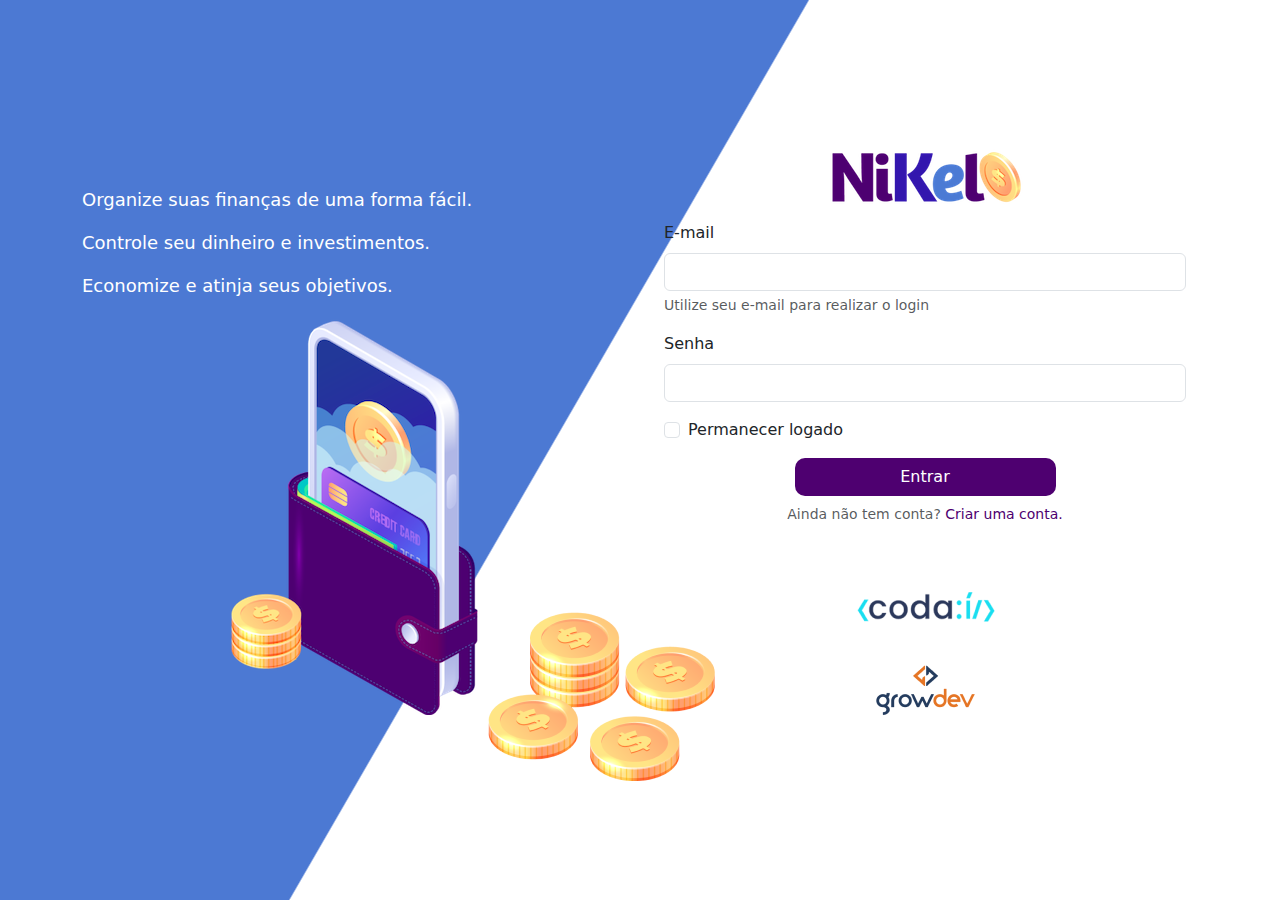
<file: index.html>
<!DOCTYPE html>
<html lang="pt-br">
<head>
    <meta charset="UTF-8">
    <meta http-equiv="X-UA-Compatible" content="IE=edge">
    <meta name="viewport" content="width=device-width, initial-scale=1.0">
    <title>Nikel</title>
    <link rel="stylesheet" href="https://cdn.jsdelivr.net/npm/bootstrap@5.2.0-beta1/dist/css/bootstrap.min.css">
    <link rel="stylesheet" href="https://cdn.jsdelivr.net/npm/bootstrap-icons@1.8.2/font/bootstrap-icons.css">
    <link href="https://cdn.jsdelivr.net/npm/bootstrap@5.2.0-beta1/dist/css/bootstrap.min.css" rel="stylesheet" integrity="sha384-0evHe/X+R7YkIZDRvuzKMRqM+OrBnVFBL6DOitfPri4tjfHxaWutUpFmBp4vmVor" crossorigin="anonymous">
    <link rel="stylesheet" href="./CSS/styles.css">
</head>
<body id="login">
    <main>
       
        <div class="container">
           
            <div class="row vh-100">
                
                <div class="col d-flex justify-content-center flex-column my-5">
                    <div class="text-login">
                        <p>Organize suas finanças de uma forma fácil.</p>
                        <p>Controle seu dinheiro e investimentos.</p>
                        <p>Economize e atinja seus objetivos.</p>
                    </div>
                    <div class="text-center">
                        <img src="./images/pocket.png" alt="image pocket" class="img-fluid">
                        <img src="./images/coins.png" alt="image coins" class="img-fluid d-none d-md-inline coins">
                    </div>
                </div>
                
                <div class="col d-flex justify-content-center flex-column my-5">
                    <div class="container">
                        <div class="row">
                            <div class="col">
                                <div class="text-center mb-3">
                                    <img src="./images/nikel-logo.png" alt="logo nikel" class="img-fluid">
                                </div>
                            </div>
                        </div>

                        <div class="row">
                            <div class="col">
                                <form id="login-form">
                                    <div class="mb-3">
                                      <label for="email-input" class="form-label">E-mail</label>
                                      <input type="email" class="form-control" id="email-input" aria-describedby="emailHelp">
                                      <div id="emailHelp" class="form-text">Utilize seu e-mail para realizar o login</div>
                                    </div>
                                    <div class="mb-3">
                                      <label for="password-input" class="form-label">Senha</label>
                                      <input type="password" class="form-control" id="password-input">
                                    </div>
                                    <div class="mb-3 form-check">
                                      <input type="checkbox" class="form-check-input" id="session-check">
                                      <label class="form-check-label" for="session-check">Permanecer logado</label>
                                    </div>
                                    <button type="submit" class="btn button-login">Entrar</button>
                                  </form>
                            </div>
                        </div>

                        <div class="row">
                            <div class="col">
                                <p class="text-center mt-2 form-text">Ainda não tem conta? <span id="link-conta" class="link-default" data-bs-toggle="modal" data-bs-target="#register-modal">Criar uma conta.</span></p>
                            </div>
                        </div>

                        <div class="row">
                            <div class="col">
                                <div class="text-center mt-5">
                                    <img src="./images/codai-logo.png" alt="" srcset="" class="img-fluid">
                                </div>
                            </div>
                        </div>

                        <div class="row">
                            <div class="col">
                                <div class="text-center">
                                    <img src="./images/growdev-logo.png" alt="" srcset="" class="img-fluid">
                                </div>
                            </div>
                        </div>
                    </div>
                </div>
            </div>
        </div>
        
  <!-- Modal -->
  <div class="modal fade" id="register-modal" tabindex="-1" aria-labelledby="exampleModalLabel" aria-hidden="true">
    <div class="modal-dialog">
      <div class="modal-content">
        <div class="modal-header">
          <h5 class="modal-title" id="exampleModalLabel">Crie sua conta.</h5>
          <button type="button" class="btn-close" data-bs-dismiss="modal" aria-label="Close"></button>
        </div>
        <form id="create-form">
            <div class="modal-body">
                <div class="mb-3">
                  <label for="email-create-input" class="form-label">E-mail</label>
                  <input type="email" class="form-control" id="email-create-input" aria-describedby="emailHelp" required>
                  <div id="emailHelp" class="form-text">Utilize seu e-mail para crias sua conta.</div>
                </div>
                <div class="mb-3">
                  <label for="password-create-input" class="form-label">Senha</label>
                  <input type="password" class="form-control" id="password-create-input" required>
                  <div id="emailHelp" class="form-text">Utilize uma senha fácil de lembrar e anote para não esquecer.</div>
                </div>               
            </div>
            <div class="modal-footer">
                <button type="button" class="btn btn-secondary button-cancel" data-bs-dismiss="modal">Cancelar</button>
                <button type="submit" class="btn btn-primary button-default">Criar conta</button>
            </div>
        </form>
      </div>
    </div>
  </div>

 


</main>

<script src="https://cdn.jsdelivr.net/npm/bootstrap@5.2.0-beta1/dist/js/bootstrap.bundle.min.js" integrity="sha384-pprn3073KE6tl6bjs2QrFaJGz5/SUsLqktiwsUTF55Jfv3qYSDhgCecCxMW52nD2" crossorigin="anonymous"></script>
<script src="./js/index.js"></script>
</body>
</html>
</file>
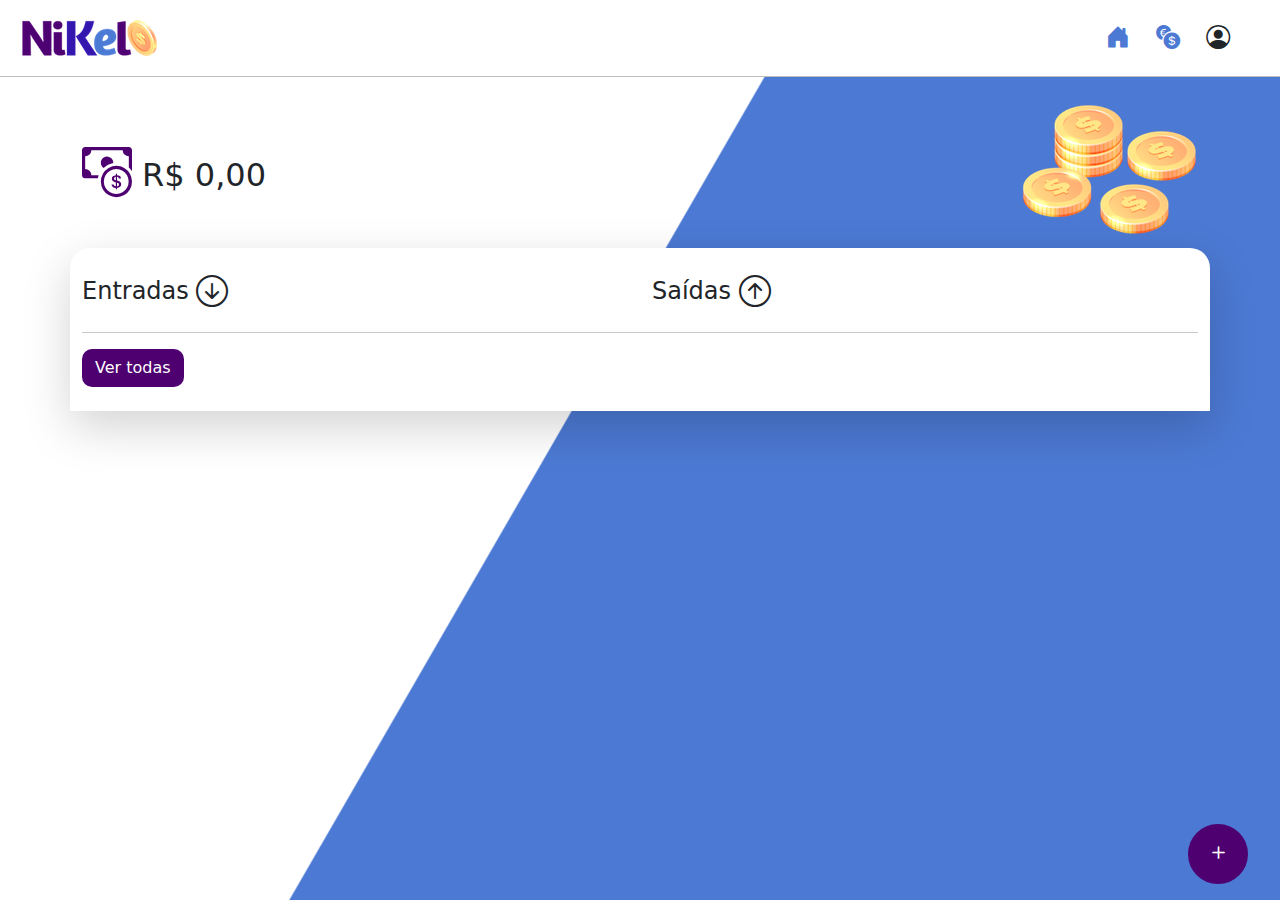
<file: home.html>
<!DOCTYPE html>
<html lang="pt-br">
<head>
    <meta charset="UTF-8">
    <meta http-equiv="X-UA-Compatible" content="IE=edge">
    <meta name="viewport" content="width=device-width, initial-scale=1.0">
    <title>Nikel - Home </title>
    <link rel="stylesheet" href="https://cdn.jsdelivr.net/npm/bootstrap@5.2.0-beta1/dist/css/bootstrap.min.css">
    <link rel="stylesheet" href="https://cdn.jsdelivr.net/npm/bootstrap-icons@1.8.2/font/bootstrap-icons.css">
    <link href="https://cdn.jsdelivr.net/npm/bootstrap@5.2.0-beta1/dist/css/bootstrap.min.css" rel="stylesheet" integrity="sha384-0evHe/X+R7YkIZDRvuzKMRqM+OrBnVFBL6DOitfPri4tjfHxaWutUpFmBp4vmVor" crossorigin="anonymous">
    <link rel="stylesheet" href="./CSS/styles.css">
</head>

<body id="app">
    
    <header>
        <nav class="navbar navbar-expand navbar-light bg-white">
            <div class="container-fluid">
              <a class="navbar-brand" href="#">
                  <img src="./images/nikel-small-logo.png" alt="" srcset="" class="img-fluid">
              </a>
              <button class="navbar-toggler" type="button" data-bs-toggle="collapse" data-bs-target="#navbarSupportedContent" aria-controls="navbarSupportedContent" aria-expanded="false" aria-label="Toggle navigation">
                <span class="navbar-toggler-icon"></span>
              </button>
              
              <div class="collapse navbar-collapse justify-content-end" id="navbarSupportedContent">
                <div class="d-flex menu">
                   <a href=home.html><button class="btn" type="button"><i class="bi bi-house-door-fill color-secondary fs-4"></i></button></a>
                   <a href=transactions.html><button class="btn" type="button"><i class="bi bi-currency-exchange color-secondary fs-4"></i></button></a>

                    <div class="dropdown">
                    <button class="btn" type="button" id="dropdownMenuButton1" data-bs-toggle="dropdown" aria-expanded="false">
                        <i class="bi bi-person-circle fs-4"></i>
                    </button>
                    <ul class="dropdown-menu logout" aria-labelledby="dropdownMenuButton1">
                      <li><button class="dropdown-item" id="button-logout">Sair</button></li>
                    </ul>
                    </div>

                 
                </div>
                
              </div>
            </div>
          </nav>

    </header>
    
    <main>
       
        <div class="container-lg">
           
            <div class="row">                
                <div class="col d-flex mt-4 justify-content-start align-items-center">
                    <i class="bi bi-cash-coin color-primary icon-detail"></i>
                    <span class="fs-2" id="total">R$ 0,00</span>
                </div>
                
                <div class="col d-flex mt-4 justify-content-end">
                    <div class="text-center">
                        <img src="./images/coins-small.png" alt="" srcset="" class="img-fluid">
                    </div>
                </div>
            </div>
            <div class="row">
                <div class="col-12 shadow-lg info">
                    <div class="container">
                        <div class="row">
                            <div class="col-6">
                               <span class="fs-4">Entradas <i class="bi bi-arrow-down-circle fs-2 align-middle"></i></span> 
                            </div>
                            <div class="col-6">
                                <span class="fs-4">Saídas <i class="bi bi-arrow-up-circle fs-2 align-middle"></i></span>
                            </div>
                            <div class="col-12">
                                <hr>
                            </div>                    
                        </div>
                        <div class="row">
                           
                            <div class="col-6">
                                <div class="container p-0" id="cash-in-list">
                                    
                                </div>
                            </div>
                           
                            <div class="col-6">
                                <div class="container p-0" id="cash-out-list">
                                   
                                </div>
                            </div>
                            <div class="col-12 mb-4">
                                <button type="button" class="btn button-default" id="transactions-button">Ver todas </button>
                            </div>

                        </div>
                    </div>
                </div>
            </div> 
            <button class="btn button-float" data-bs-toggle="modal" data-bs-target="#transaction-modal">
                <i class="bi bi-plus"></i>
            </button>                     
        </div>

        <!-- Modal -->
  <div class="modal fade" id="transaction-modal" tabindex="-1" aria-labelledby="exampleModalLabel" aria-hidden="true">
    <div class="modal-dialog">
      <div class="modal-content">
        <div class="modal-header">
          <h5 class="modal-title" id="exampleModalLabel">Adicionar Lançamento</h5>
          <button type="button" class="btn-close" data-bs-dismiss="modal" aria-label="Close"></button>
        </div>
        <form id="transaction-form">
            <div class="modal-body">
                <div class="mb-3">
                  <label for="value-input" class="form-label">Valor</label>
                  <input type="number" step="any" class="form-control" id="value-input" aria-describedby="emailHelp" required>
                </div>
                <div class="mb-3">
                  <label for="description-input" class="form-label">Descrição</label>
                  <input type="text" class="form-control" id="description-input" required>
                </div> 
                <div class="mb-3">
                    <label for="date-input" class="form-label">Data</label>
                    <input type="date" class="form-control" id="date-input" required>
                  </div> 
                <div class="mb-3">
                    <div class="form-check form-check-inline">
                        <input class="form-check-input" type="radio" name="type-input" id="inlineRadioOptions" value="1" checked>
                        <label class="form-check-label" for="inlineRadio1">Entrada</label>
                      </div>
                      <div class="form-check form-check-inline">
                        <input class="form-check-input" type="radio" name="type-input" id="inlineRadioOptions" value="2">
                        <label class="form-check-label" for="inlineRadio2">Saída</label>
                      </div>                      
                </div>              
            </div>
            <div class="modal-footer">
                <button type="button" class="btn btn-secondary button-cancel" data-bs-dismiss="modal">Cancelar</button>
                <button type="submit" class="btn btn-primary button-default">Adicionar</button>
            </div>
        </form>
      </div>
    </div>
  </div>
    </main>

    
<script src="https://cdn.jsdelivr.net/npm/bootstrap@5.2.0-beta1/dist/js/bootstrap.bundle.min.js" integrity="sha384-pprn3073KE6tl6bjs2QrFaJGz5/SUsLqktiwsUTF55Jfv3qYSDhgCecCxMW52nD2" crossorigin="anonymous"></script>
<script src="./js/home.js"></script>
</body>
</html>
</file>
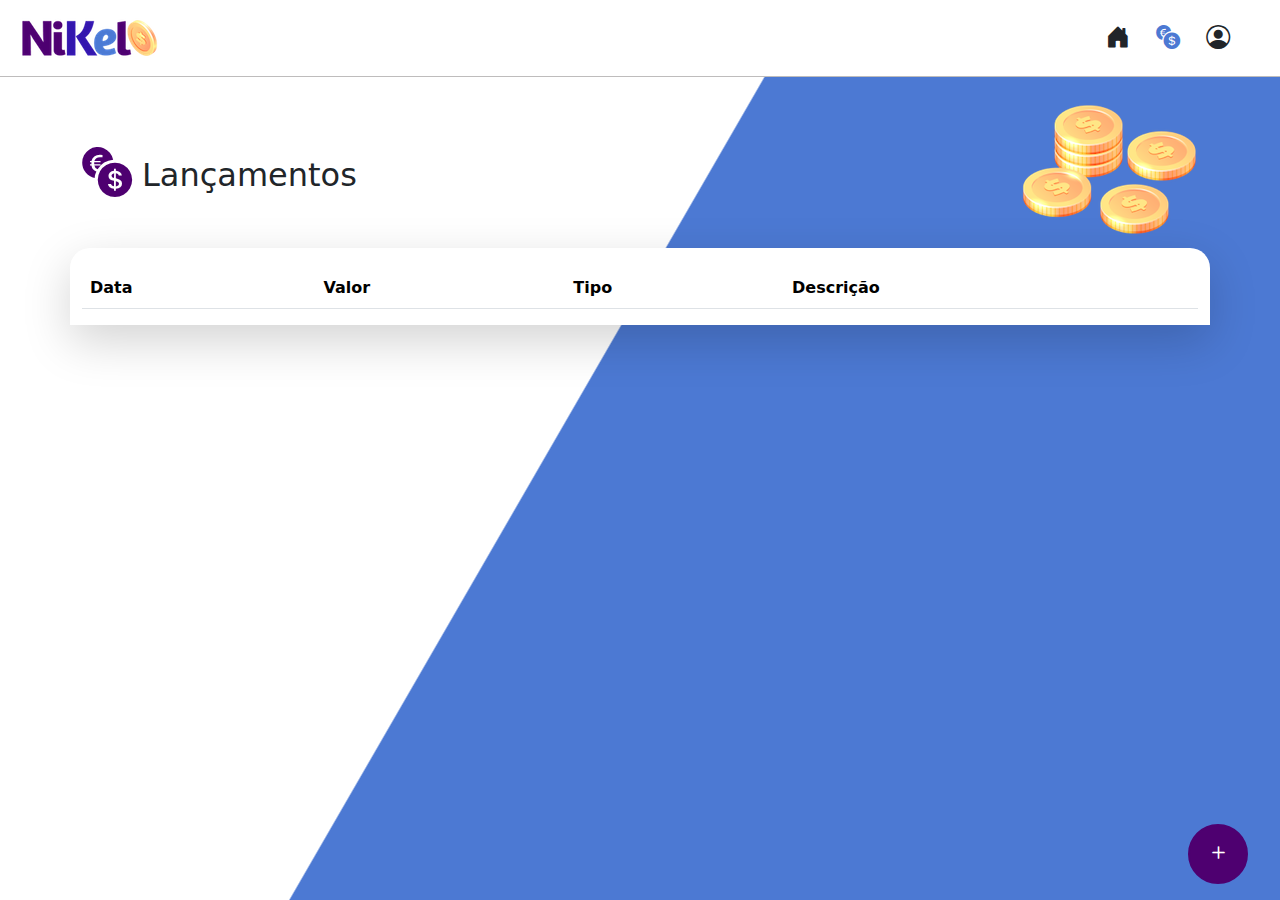
<file: transactions.html>
<!DOCTYPE html>
<html lang="pt-br">
<head>
    <meta charset="UTF-8">
    <meta http-equiv="X-UA-Compatible" content="IE=edge">
    <meta name="viewport" content="width=device-width, initial-scale=1.0">
    <title>Nikel - Lançamentos </title>
    <link rel="stylesheet" href="https://cdn.jsdelivr.net/npm/bootstrap@5.2.0-beta1/dist/css/bootstrap.min.css">
    <link rel="stylesheet" href="https://cdn.jsdelivr.net/npm/bootstrap-icons@1.8.2/font/bootstrap-icons.css">
    <link href="https://cdn.jsdelivr.net/npm/bootstrap@5.2.0-beta1/dist/css/bootstrap.min.css" rel="stylesheet" integrity="sha384-0evHe/X+R7YkIZDRvuzKMRqM+OrBnVFBL6DOitfPri4tjfHxaWutUpFmBp4vmVor" crossorigin="anonymous">
    <link rel="stylesheet" href="./CSS/styles.css">
</head>

<body id="app">
    
    <header>
        <nav class="navbar navbar-expand navbar-light bg-white">
            <div class="container-fluid">
              <a class="navbar-brand" href="#">
                  <img src="./images/nikel-small-logo.png" alt="" srcset="" class="img-fluid">
              </a>
              <button class="navbar-toggler" type="button" data-bs-toggle="collapse" data-bs-target="#navbarSupportedContent" aria-controls="navbarSupportedContent" aria-expanded="false" aria-label="Toggle navigation">
                <span class="navbar-toggler-icon"></span>
              </button>
              
              <div class="collapse navbar-collapse justify-content-end" id="navbarSupportedContent">
                <div class="d-flex menu">
                   <a href=home.html><button class="btn" type="button"><i class="bi bi-house-door-fill fs-4"></i></button></a>
                   <a href=transactions.html><button class="btn" type="button"><i class="bi bi-currency-exchange color-secondary fs-4"></i></button></a>

                    <div class="dropdown">
                    <button class="btn" type="button" id="dropdownMenuButton1" data-bs-toggle="dropdown" aria-expanded="false">
                        <i class="bi bi-person-circle fs-4"></i>
                    </button>
                    <ul class="dropdown-menu logout" aria-labelledby="dropdownMenuButton1">
                      <li><button class="dropdown-item" id="button-logout">Sair</button></li>
                    </ul>
                    </div>

                 
                </div>
                
              </div>
            </div>
          </nav>

    </header>
    
    <main>
       
        <div class="container-lg">
           
            <div class="row">                
                <div class="col d-flex mt-4 justify-content-start align-items-center">
                    <i class="bi bi-currency-exchange color-primary icon-detail"></i>
                    <span class="fs-2">Lançamentos</span>
                </div>
                
                <div class="col d-flex mt-4 justify-content-end">
                    <div class="text-center">
                        <img src="./images/coins-small.png" alt="" srcset="" class="img-fluid">
                    </div>
                </div>
            </div>
            <div class="row">
                <div class="col-12 shadow-lg info">
                    <div class="container">
                        <div class="row">
                            <div class="col">
                                <table class="table">
                                    <thead>
                                      <tr>
                                        <th scope="col">Data</th>
                                        <th scope="col">Valor</th>
                                        <th scope="col">Tipo</th>
                                        <th scope="col">Descrição</th>
                                      </tr>
                                    </thead>
                                    <tbody id="transactions-list">
                                      
                                    </tbody>
                                  </table>
                            </div>                                     
                        </div>
                        
                    </div>
                </div>
            </div>
            
            <button class="btn button-float" data-bs-toggle="modal" data-bs-target="#transaction-modal">
                <i class="bi bi-plus"></i>
            </button>   
        
        </div>

           <!-- Modal -->
  <div class="modal fade" id="transaction-modal" tabindex="-1" aria-labelledby="exampleModalLabel" aria-hidden="true">
    <div class="modal-dialog">
      <div class="modal-content">
        <div class="modal-header">
          <h5 class="modal-title" id="exampleModalLabel">Adicionar Lançamento</h5>
          <button type="button" class="btn-close" data-bs-dismiss="modal" aria-label="Close"></button>
        </div>
        <form id="transaction-form">
            <div class="modal-body">
                <div class="mb-3">
                  <label for="value-input" class="form-label">Valor</label>
                  <input type="number" step="any" class="form-control" id="value-input" aria-describedby="emailHelp" required>
                </div>
                <div class="mb-3">
                  <label for="description-input" class="form-label">Descrição</label>
                  <input type="text" class="form-control" id="description-input" required>
                </div> 
                <div class="mb-3">
                    <label for="date-input" class="form-label">Data</label>
                    <input type="date" class="form-control" id="date-input" required>
                  </div> 
                <div class="mb-3">
                    <div class="form-check form-check-inline">
                        <input class="form-check-input" type="radio" name="type-input" id="inlineRadioOptions" value="1" checked>
                        <label class="form-check-label" for="inlineRadio1">Entrada</label>
                      </div>
                      <div class="form-check form-check-inline">
                        <input class="form-check-input" type="radio" name="type-input" id="inlineRadioOptions" value="2">
                        <label class="form-check-label" for="inlineRadio2">Saída</label>
                      </div>                      
                </div>              
            </div>
            <div class="modal-footer">
                <button type="button" class="btn btn-secondary button-cancel" data-bs-dismiss="modal">Cancelar</button>
                <button type="submit" class="btn btn-primary button-default">Adicionar</button>
            </div>
        </form>
      </div>
    </div>
  </div>
    </main>

    
<script src="https://cdn.jsdelivr.net/npm/bootstrap@5.2.0-beta1/dist/js/bootstrap.bundle.min.js" integrity="sha384-pprn3073KE6tl6bjs2QrFaJGz5/SUsLqktiwsUTF55Jfv3qYSDhgCecCxMW52nD2" crossorigin="anonymous"></script>
  <script src="./js/transactions.js"></script>
</body>
</html>
</file>
<file: CSS/styles.css>
#login {
    background: linear-gradient(120deg, #4c79d3 44.9%, #ffffff 45%) no-repeat fixed;

}

#app {
    background: linear-gradient(120deg, #ffffff 44.9%, #4c79d3 45%) no-repeat fixed;

}

header {
    border-bottom: 1px solid #bebcbc;
    padding: 5px;
    background-color: #ffffff;
}

.color-primary {
    color: #4e0070;
}

.color-secondary {
    color: #4c79d3;
}


.coins {
    position: absolute;
    bottom: 100px;
}

.button-login {
    border-radius: 10px;
    background-color: #4e0070;
    color: #ffffff;
    width: 50%;
    margin: 0 25%;
}

.button-login:hover, .button-default:hover {
    background-color: #4c79d3;
    color: #ffffff;
}

.button-default {
    border-radius: 10px;
    background-color: #4e0070;
    color: #ffffff;
}

.button-cancel {
    border-radius: 10px;
}

.button-float {
    border-radius: 100%;
    height: 60px;
    width: 60px;
    position: fixed;
    background-color: #4e0070;
    color: #ffffff;
    bottom: 1rem;
    right: 2rem;
    font-size: 25px;
    padding: 0 !important;
    border: 2px solid #4e0070;
}

.button-float:hover {
    border-radius: 100%;
    height: 60px;
    width: 60px;
    position: fixed;
    background-color: #ffffff;
    color: #4c79d3;
    bottom: 1rem;
    right: 2rem;
    font-size: 25px;
    padding: 0 !important;
    border: 2px solid #4c79d3 ;
}

.link-default {
    color: #4e0070;
    cursor: pointer;
}

.link-default:hover {
    color: #4c79d3;
}

.info {
    background-color: #ffffff;
    border-radius: 20px 20px 0px 0px;
    padding: 20px 0px 0px 0px;
}

.logout {
    min-width: 5rem !important
}

.menu {
    margin-right: 20px;
}

.icon-detail {
    font-size: 50px;
    margin-right: 10px;
    vertical-align: middle;
}

.text-login {
    color: #ffffff;
    font-size: 18px;
    font-weight: 500;

}
</file>
